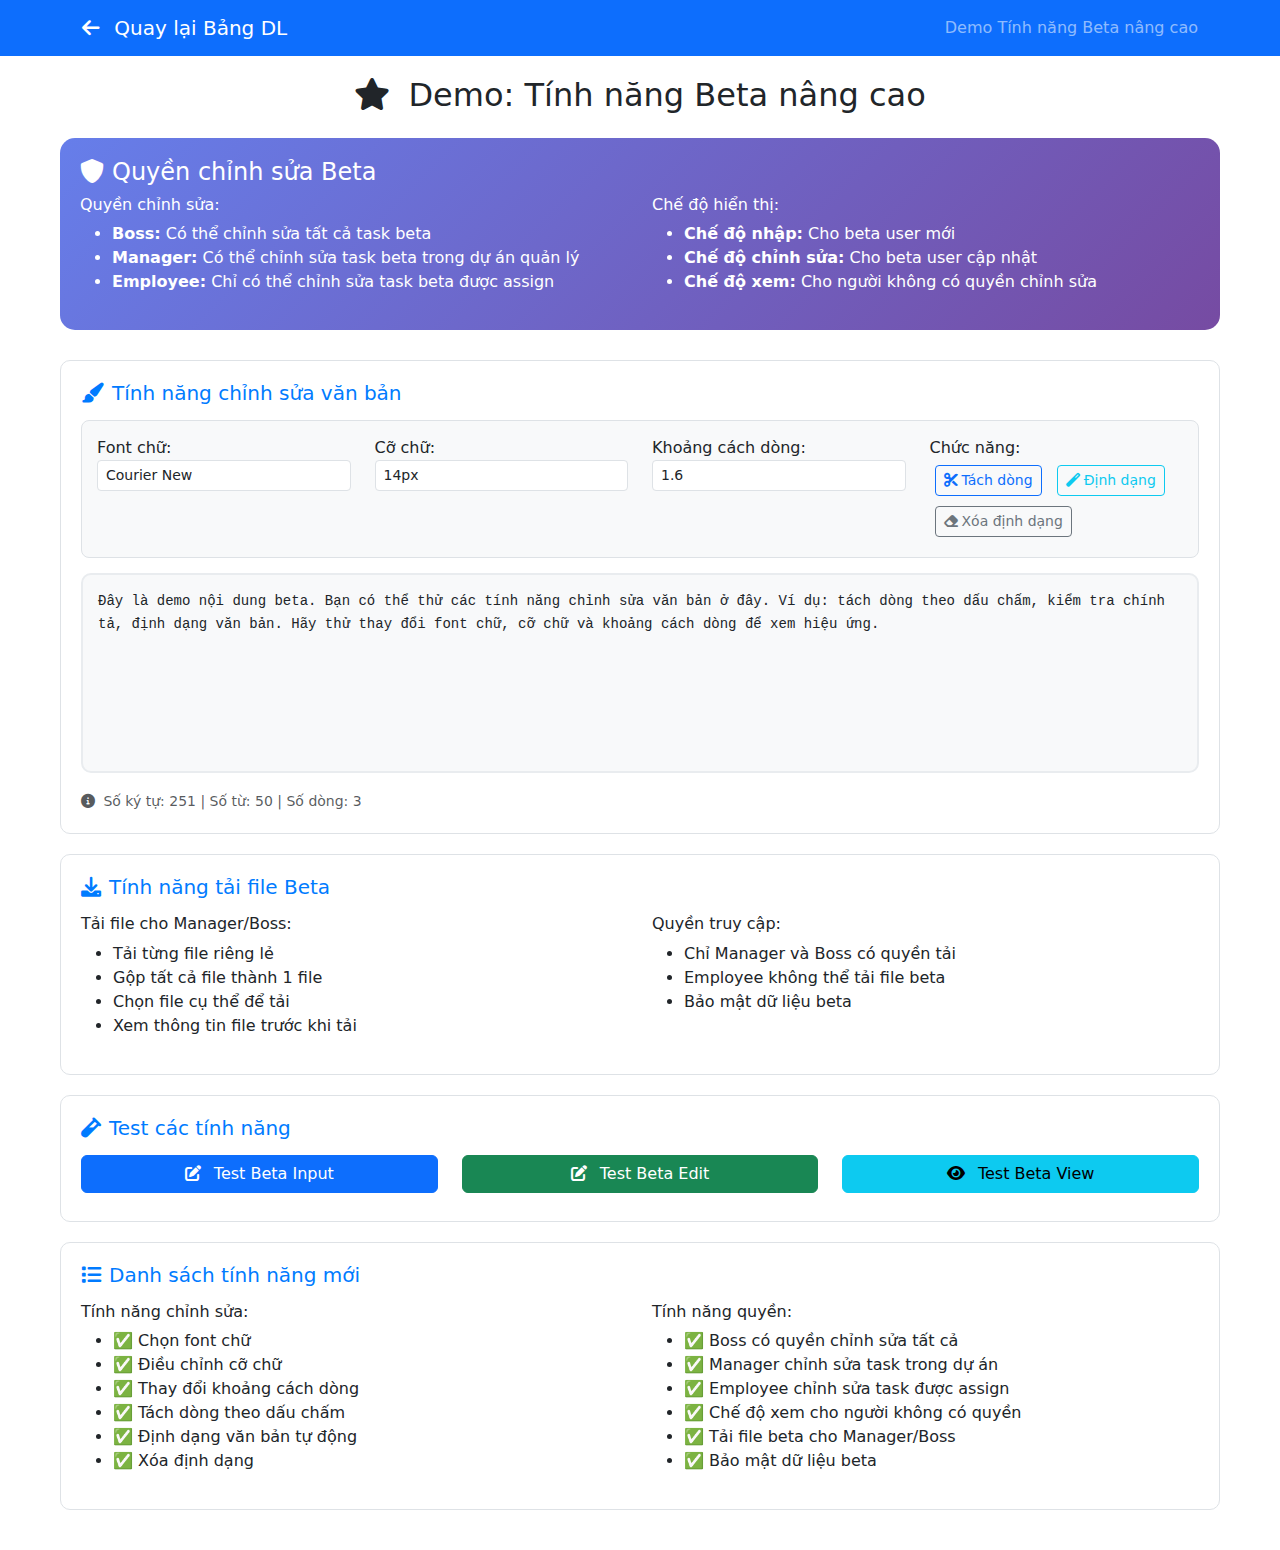
<file: demo-enhanced-beta-features.html>
<!DOCTYPE html>
<html lang="vi">
<head>
    <meta charset="UTF-8">
    <meta name="viewport" content="width=device-width, initial-scale=1.0">
    <title>Demo - Tính năng Beta nâng cao - Garden Moon</title>
    <link href="https://cdn.jsdelivr.net/npm/bootstrap@5.3.0/dist/css/bootstrap.min.css" rel="stylesheet">
    <link href="https://cdnjs.cloudflare.com/ajax/libs/font-awesome/6.0.0/css/all.min.css" rel="stylesheet">
    <style>
        .demo-container {
            max-width: 1200px;
            margin: 0 auto;
            padding: 20px;
        }
        
        .feature-card {
            border: 1px solid #dee2e6;
            border-radius: 10px;
            padding: 20px;
            margin-bottom: 20px;
            background: #fff;
        }
        
        .feature-card h5 {
            color: #007bff;
            margin-bottom: 15px;
        }
        
        .permission-demo {
            background: linear-gradient(135deg, #667eea 0%, #764ba2 100%);
            color: white;
            border-radius: 15px;
            padding: 20px;
            margin-bottom: 30px;
        }
        
        .text-editor-demo {
            border: 2px solid #e9ecef;
            border-radius: 10px;
            min-height: 200px;
            padding: 15px;
            font-family: 'Courier New', monospace;
            font-size: 14px;
            line-height: 1.6;
            background: #f8f9fa;
        }
        
        .toolbar-demo {
            background: #f8f9fa;
            border: 1px solid #dee2e6;
            border-radius: 8px;
            padding: 15px;
            margin-bottom: 15px;
        }
        
        .demo-btn {
            margin: 5px;
        }
    </style>
</head>
<body>
    <nav class="navbar navbar-expand-lg navbar-dark bg-primary">
        <div class="container">
            <a class="navbar-brand" href="index.html">
                <i class="fas fa-arrow-left me-2"></i>
                Quay lại Bảng DL
            </a>
            <div class="navbar-nav ms-auto">
                <span class="navbar-text">
                    <i class="fas fa-demo me-1"></i>
                    Demo Tính năng Beta nâng cao
                </span>
            </div>
        </div>
    </nav>

    <div class="demo-container">
        <h2 class="text-center mb-4">
            <i class="fas fa-star me-2"></i>
            Demo: Tính năng Beta nâng cao
        </h2>

        <!-- Permission Demo -->
        <div class="permission-demo">
            <h4><i class="fas fa-shield-alt me-2"></i>Quyền chỉnh sửa Beta</h4>
            <div class="row">
                <div class="col-md-6">
                    <h6>Quyền chỉnh sửa:</h6>
                    <ul>
                        <li><strong>Boss:</strong> Có thể chỉnh sửa tất cả task beta</li>
                        <li><strong>Manager:</strong> Có thể chỉnh sửa task beta trong dự án quản lý</li>
                        <li><strong>Employee:</strong> Chỉ có thể chỉnh sửa task beta được assign</li>
                    </ul>
                </div>
                <div class="col-md-6">
                    <h6>Chế độ hiển thị:</h6>
                    <ul>
                        <li><strong>Chế độ nhập:</strong> Cho beta user mới</li>
                        <li><strong>Chế độ chỉnh sửa:</strong> Cho beta user cập nhật</li>
                        <li><strong>Chế độ xem:</strong> Cho người không có quyền chỉnh sửa</li>
                    </ul>
                </div>
            </div>
        </div>

        <!-- Text Editing Features Demo -->
        <div class="feature-card">
            <h5><i class="fas fa-paint-brush me-2"></i>Tính năng chỉnh sửa văn bản</h5>
            
            <div class="toolbar-demo">
                <div class="row">
                    <div class="col-md-3">
                        <label for="demoFontFamily">Font chữ:</label>
                        <select class="form-control form-control-sm" id="demoFontFamily">
                            <option value="Arial, sans-serif">Arial</option>
                            <option value="Times New Roman, serif">Times New Roman</option>
                            <option value="Courier New, monospace" selected>Courier New</option>
                            <option value="Georgia, serif">Georgia</option>
                            <option value="Verdana, sans-serif">Verdana</option>
                        </select>
                    </div>
                    <div class="col-md-3">
                        <label for="demoFontSize">Cỡ chữ:</label>
                        <select class="form-control form-control-sm" id="demoFontSize">
                            <option value="12">12px</option>
                            <option value="14" selected>14px</option>
                            <option value="16">16px</option>
                            <option value="18">18px</option>
                            <option value="20">20px</option>
                        </select>
                    </div>
                    <div class="col-md-3">
                        <label for="demoLineHeight">Khoảng cách dòng:</label>
                        <select class="form-control form-control-sm" id="demoLineHeight">
                            <option value="1.2">1.2</option>
                            <option value="1.4">1.4</option>
                            <option value="1.6" selected>1.6</option>
                            <option value="1.8">1.8</option>
                            <option value="2.0">2.0</option>
                        </select>
                    </div>
                    <div class="col-md-3">
                        <label>Chức năng:</label>
                        <div>
                            <button class="btn btn-outline-primary btn-sm demo-btn" onclick="demoSplitByPeriods()">
                                <i class="fas fa-cut me-1"></i>Tách dòng
                            </button>

                            <button class="btn btn-outline-info btn-sm demo-btn" onclick="demoFormatText()">
                                <i class="fas fa-magic me-1"></i>Định dạng
                            </button>
                            <button class="btn btn-outline-secondary btn-sm demo-btn" onclick="demoClearFormatting()">
                                <i class="fas fa-eraser me-1"></i>Xóa định dạng
                            </button>
                        </div>
                    </div>
                </div>
            </div>

            <div class="text-editor-demo" id="demoEditor" contenteditable="true">
                Đây là demo nội dung beta. Bạn có thể thử các tính năng chỉnh sửa văn bản ở đây. Ví dụ: tách dòng theo dấu chấm, kiểm tra chính tả, định dạng văn bản. Hãy thử thay đổi font chữ, cỡ chữ và khoảng cách dòng để xem hiệu ứng.
            </div>

            <div class="mt-3">
                <small class="text-muted">
                    <i class="fas fa-info-circle me-1"></i>
                    Số ký tự: <span id="demoCharCount">0</span> | 
                    Số từ: <span id="demoWordCount">0</span> | 
                    Số dòng: <span id="demoLineCount">0</span>
                </small>
            </div>
        </div>



        <!-- Download Features Demo -->
        <div class="feature-card">
            <h5><i class="fas fa-download me-2"></i>Tính năng tải file Beta</h5>
            <div class="row">
                <div class="col-md-6">
                    <h6>Tải file cho Manager/Boss:</h6>
                    <ul>
                        <li>Tải từng file riêng lẻ</li>
                        <li>Gộp tất cả file thành 1 file</li>
                        <li>Chọn file cụ thể để tải</li>
                        <li>Xem thông tin file trước khi tải</li>
                    </ul>
                </div>
                <div class="col-md-6">
                    <h6>Quyền truy cập:</h6>
                    <ul>
                        <li>Chỉ Manager và Boss có quyền tải</li>
                        <li>Employee không thể tải file beta</li>
                        <li>Bảo mật dữ liệu beta</li>
                    </ul>
                </div>
            </div>
        </div>

        <!-- Test Buttons -->
        <div class="feature-card">
            <h5><i class="fas fa-vial me-2"></i>Test các tính năng</h5>
            <div class="row">
                <div class="col-md-4">
                    <button class="btn btn-primary w-100 mb-2" onclick="testBetaInput()">
                        <i class="fas fa-edit me-2"></i>
                        Test Beta Input
                    </button>
                </div>
                <div class="col-md-4">
                    <button class="btn btn-success w-100 mb-2" onclick="testBetaEdit()">
                        <i class="fas fa-edit me-2"></i>
                        Test Beta Edit
                    </button>
                </div>
                <div class="col-md-4">
                    <button class="btn btn-info w-100 mb-2" onclick="testBetaView()">
                        <i class="fas fa-eye me-2"></i>
                        Test Beta View
                    </button>
                </div>
            </div>
        </div>

        <!-- Feature List -->
        <div class="feature-card">
            <h5><i class="fas fa-list me-2"></i>Danh sách tính năng mới</h5>
            <div class="row">
                <div class="col-md-6">
                    <h6>Tính năng chỉnh sửa:</h6>
                    <ul>
                        <li>✅ Chọn font chữ</li>
                        <li>✅ Điều chỉnh cỡ chữ</li>
                        <li>✅ Thay đổi khoảng cách dòng</li>
                        <li>✅ Tách dòng theo dấu chấm</li>
                        <li>✅ Định dạng văn bản tự động</li>
                        <li>✅ Xóa định dạng</li>
                    </ul>
                </div>
                <div class="col-md-6">
                    <h6>Tính năng quyền:</h6>
                    <ul>
                        <li>✅ Boss có quyền chỉnh sửa tất cả</li>
                        <li>✅ Manager chỉnh sửa task trong dự án</li>
                        <li>✅ Employee chỉnh sửa task được assign</li>
                        <li>✅ Chế độ xem cho người không có quyền</li>
                        <li>✅ Tải file beta cho Manager/Boss</li>
                        <li>✅ Bảo mật dữ liệu beta</li>
                    </ul>
                </div>
            </div>
        </div>
    </div>

    <script src="https://cdn.jsdelivr.net/npm/bootstrap@5.3.0/dist/js/bootstrap.bundle.min.js"></script>
    
    <script>
        // Demo functions
        function demoSplitByPeriods() {
            const editor = document.getElementById('demoEditor')
            let content = editor.textContent
            
            // Split content by periods, remove spaces before newlines, and join with newlines
            content = content.replace(/\.\s*/g, '.\n')
            
            // Remove extra newlines
            content = content.replace(/\n\s*\n/g, '\n')
            
            editor.textContent = content
            updateDemoWordCount()
            showDemoNotification('Đã tách dòng theo dấu chấm', 'success')
        }
        

        
        function demoFormatText() {
            const editor = document.getElementById('demoEditor')
            let content = editor.textContent
            
            // Capitalize first letter after periods
            content = content.replace(/\.\s*([a-zàáạảãâầấậẩẫăằắặẳẵèéẹẻẽêềếệểễìíịỉĩòóọỏõôồốộổỗơờớợởỡùúụủũưừứựửữỳýỵỷỹđ])/gi, (match, letter) => {
                return '. ' + letter.toUpperCase()
            })
            
            // Capitalize first letter at the beginning of lines
            content = content.replace(/^([a-zàáạảãâầấậẩẫăằắặẳẵèéẹẻẽêềếệểễìíịỉĩòóọỏõôồốộổỗơờớợởỡùúụủũưừứựửữỳýỵỷỹđ])/gm, (match, letter) => {
                return letter.toUpperCase()
            })
            
            // Add periods at the end of sentences if missing
            content = content.replace(/([a-zàáạảãâầấậẩẫăằắặẳẵèéẹẻẽêềếệểễìíịỉĩòóọỏõôồốộổỗơờớợởỡùúụủũưừứựửữỳýỵỷỹđ])\s*$/gm, '$1.')
            
            // Basic text formatting
            content = content
                .replace(/\s+/g, ' ') // Remove extra spaces
                .replace(/\n\s*\n/g, '\n\n') // Normalize line breaks
                .replace(/^\s+|\s+$/gm, '') // Trim lines
                .replace(/\.\s*\./g, '.') // Remove double periods
                .replace(/,\s*,/g, ',') // Remove double commas
            
            editor.textContent = content
            updateDemoWordCount()
            showDemoNotification('Đã định dạng văn bản', 'success')
        }
        
        function demoClearFormatting() {
            const editor = document.getElementById('demoEditor')
            let content = editor.textContent
            
            // Remove all formatting
            content = content
                .replace(/\s+/g, ' ') // Normalize spaces
                .replace(/\n+/g, '\n') // Normalize line breaks
                .trim()
            
            editor.textContent = content
            updateDemoWordCount()
            showDemoNotification('Đã xóa định dạng', 'success')
        }
        
        function updateDemoWordCount() {
            const content = document.getElementById('demoEditor').textContent
            const charCount = content.length
            const wordCount = content.trim() ? content.trim().split(/\s+/).length : 0
            const lineCount = content.split('\n').length
            
            document.getElementById('demoCharCount').textContent = charCount.toLocaleString()
            document.getElementById('demoWordCount').textContent = wordCount.toLocaleString()
            document.getElementById('demoLineCount').textContent = lineCount.toLocaleString()
        }
        
        function showDemoNotification(message, type = 'info') {
            // Simple notification for demo
            const alertClass = type === 'success' ? 'alert-success' : 
                             type === 'error' ? 'alert-danger' : 
                             type === 'warning' ? 'alert-warning' : 'alert-info'
            
            const alertDiv = document.createElement('div')
            alertDiv.className = `alert ${alertClass} alert-dismissible fade show`
            alertDiv.innerHTML = `
                ${message}
                <button type="button" class="btn-close" data-bs-dismiss="alert"></button>
            `
            
            document.querySelector('.demo-container').insertBefore(alertDiv, document.querySelector('.demo-container').firstChild)
            
            // Auto remove after 3 seconds
            setTimeout(() => {
                if (alertDiv.parentNode) {
                    alertDiv.remove()
                }
            }, 3000)
        }
        
        function testBetaInput() {
            // Simulate beta input for a new task
            window.open('beta-input.html?taskId=1&mode=input', '_blank')
        }
        
        function testBetaEdit() {
            // Simulate beta edit for existing task
            window.open('beta-input.html?taskId=1&mode=edit', '_blank')
        }
        
        function testBetaView() {
            // Simulate beta view for non-editable user
            window.open('beta-input.html?taskId=1&mode=view', '_blank')
        }
        
        // Setup event listeners
        document.addEventListener('DOMContentLoaded', function() {
            // Apply text formatting on change
            document.getElementById('demoFontFamily').addEventListener('change', applyDemoTextFormatting)
            document.getElementById('demoFontSize').addEventListener('change', applyDemoTextFormatting)
            document.getElementById('demoLineHeight').addEventListener('change', applyDemoTextFormatting)
            
            // Update word count on input
            document.getElementById('demoEditor').addEventListener('input', updateDemoWordCount)
            
            // Initial word count
            updateDemoWordCount()
            applyDemoTextFormatting()
        })
        
        function applyDemoTextFormatting() {
            const editor = document.getElementById('demoEditor')
            const fontFamily = document.getElementById('demoFontFamily').value
            const fontSize = document.getElementById('demoFontSize').value
            const lineHeight = document.getElementById('demoLineHeight').value
            
            editor.style.fontFamily = fontFamily
            editor.style.fontSize = fontSize + 'px'
            editor.style.lineHeight = lineHeight
        }
    </script>
</body>
</html>
</file>
